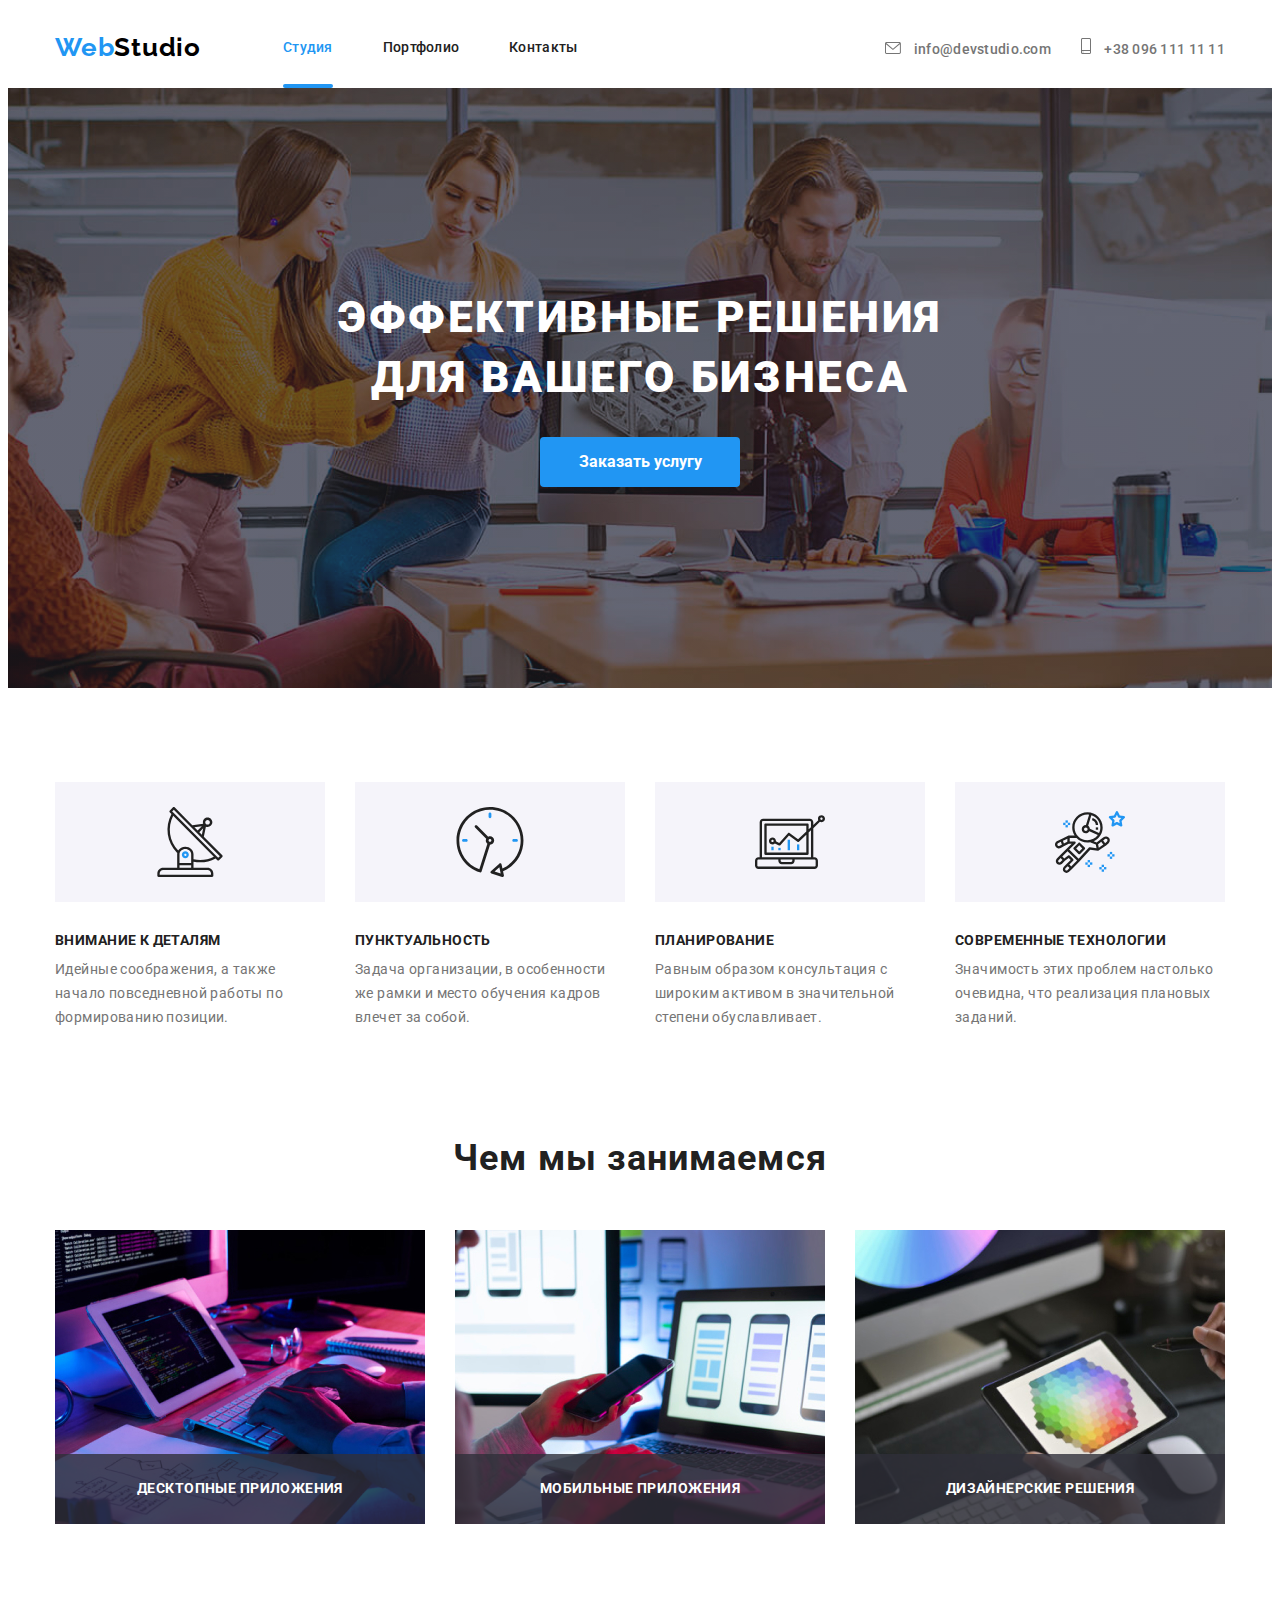
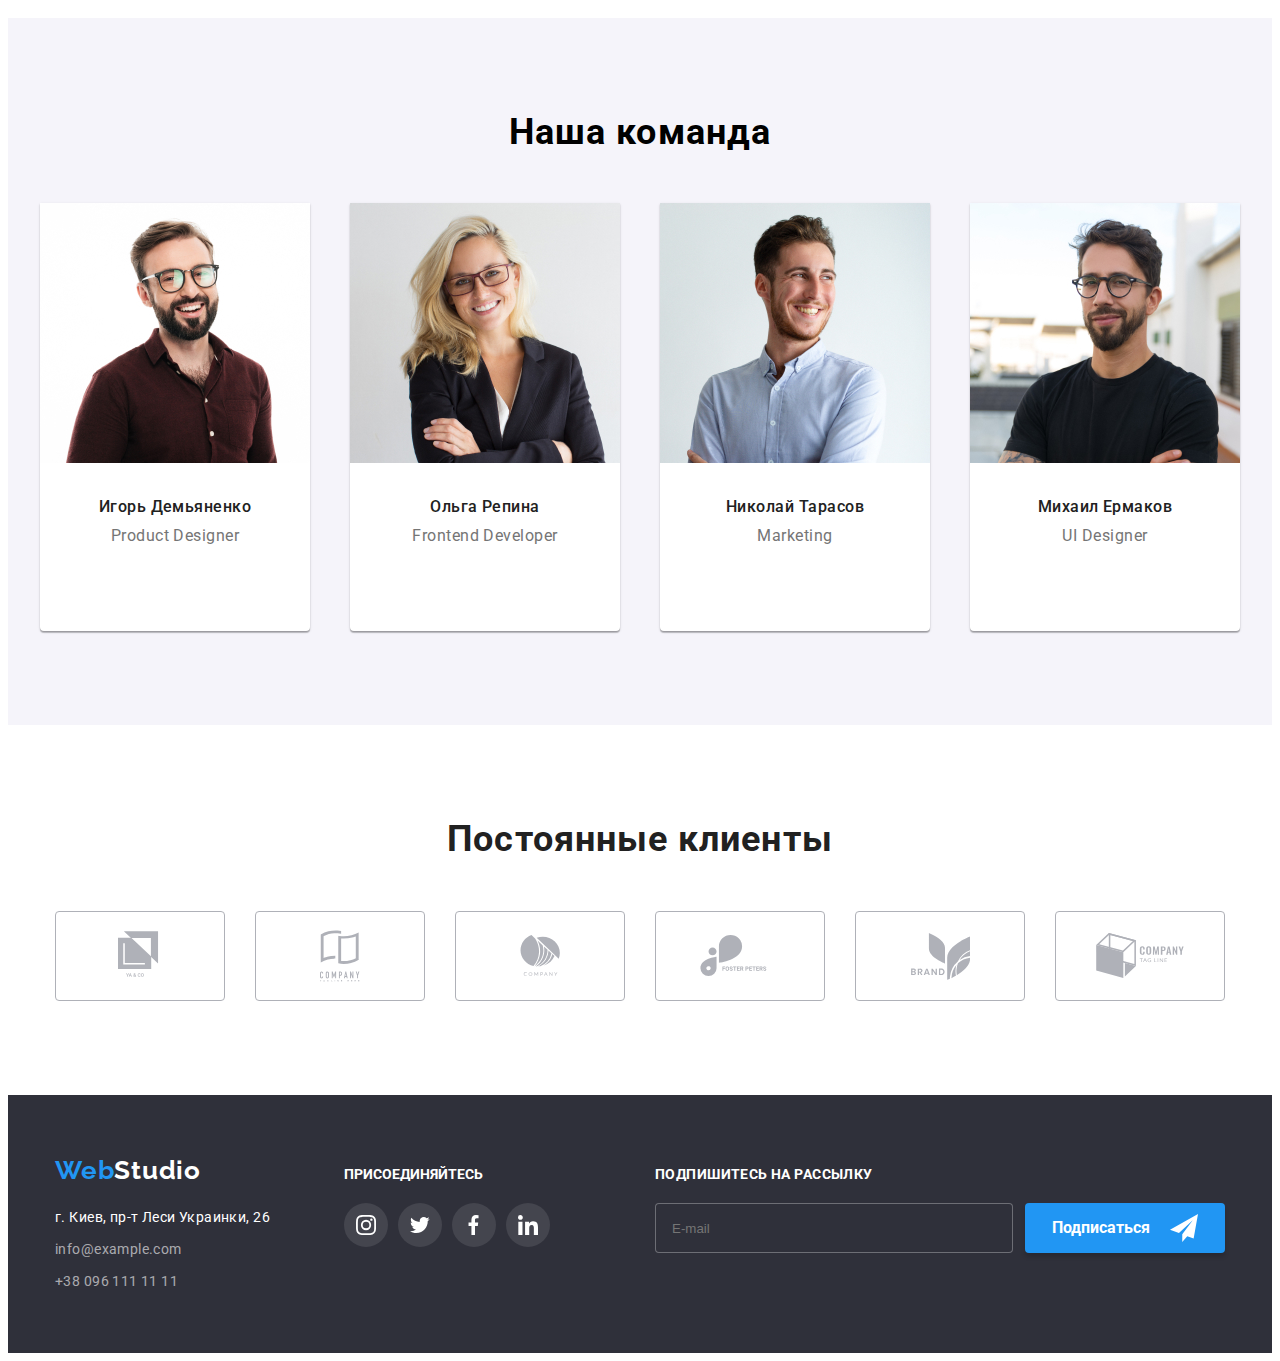
<file: index.html>
<!DOCTYPE html>
<html lang="ru">
<head>
    <meta charset="UTF-8">
    <meta name="viewport" content="width=device-width, initial-scale=1.0">
    <title>goit-markup-hw-08</title>
    <link rel="preconnect" href="https://fonts.gstatic.com">
    <link href="https://fonts.googleapis.com/css2?family=Raleway:wght@700&family=Roboto:wght@400;500;700;900&display=swap"
        rel="stylesheet">
    <link rel="stylesheet" href="https://cdnjs.cloudflare.com/ajax/libs/modern-normalize/1.0.0/modern-normalize.min.css"
        integrity="sha512-ISS7cAi1PEhQ8jnbJpJZMd29NlhNj4AWYyLOSp2CE/CsHxTCu+r+t0D2yoJudVrd0/8fTVPUVDzY5Tvli75u/g=="
        crossorigin="anonymous" />
    <link rel="stylesheet" href="./css/main.min.css">
</head>
<body>
    <header>
        <div class="container container-header">   
        <nav class="nav">
            <a class="logo-header" href="">Web<span class="logo-header-2">Studio</span></a>
            <ul class="nav-list">
                <li class="item"><a class="active" href="./index.html">Студия</a></li>
                <li class="item"><a href="./portfolio.html">Портфолио</a></li>
                <li class="item"><a href="#">Контакты</a></li>
            </ul>
        </nav>
        <button type="button" class="button-burger" data-menu-button>
            <svg class="burger-icon">
                <use href="./images/symbol-defs.svg#icon-menu-burger"></use>
            </svg>
        </button>
            <ul class="contact-us">
                <li class="item">
                    <a href="mailto:info@devstudio.com">
                        <svg class="icon-letter" width="16" height="12">
                            <use href="./images/symbol-defs.svg#icon-letter"></use>
                        </svg>
                            info@devstudio.com
                    </a>
                </li>
                <li class="item">
                    <a href="callto:+380961111111">
                        <svg class="icon-smartphone" width="10" height="16">
                            <use href="./images/symbol-defs.svg#icon-smartphone"></use>
                        </svg>
                        +38 096 111 11 11
                    </a>
                </li>
            </ul>
        </div>
        <div class="mobile-menu" data-menu>
            <button type="button" class="mobile-close-button" data-menu-close>
                <svg class="mobile-close-icon">
                    <use href="./images/symbol-defs.svg#icon-menu-close"></use>
                </svg>
            </button>
            <ul class="mobile-menu-nav">
                <li class="mobile-menu-nav-item">
                    <a href="./index.html" class="mobile-menu-nav-link">Студия</a>
                </li>
                <li class="mobile-menu-nav-item">
                    <a href="./portfolio.html" class="mobile-menu-nav-link">Портфолио</a>
                </li>
                <li class="mobile-menu-nav-item">
                    <a href="" class="mobile-menu-nav-link">Контакты</a>
                </li>
            </ul>
            <ul class="mobile-contact-list">
                <li class="mobile-contact-list-item">
                    <a href="callto:+38 096 111 11 11" class="mobile-contact-link-tel">+38 096 111 11 11</a>
                </li>
                <li class="mobile-contact-list-item">
                    <a href="mailto:info@devstudio.com" class="mobile-contact-link-mail">info@devstudio.com</a>
                </li>
            </ul>
            <ul class="mobile-social-list">
                <li class="mobile-social-link-item">
                    <a href="" class="mobile-social-link">Instagram</a>
                </li>
                <li class="mobile-social-link-item">
                    <a href="" class="mobile-social-link">Twitter</a>
                </li>
                <li class="mobile-social-link-item">
                    <a href="" class="mobile-social-link">Facebook</a>
                </li>
                <li class="mobile-social-link-item">
                    <a href="" class="mobile-social-link">LinkedIn</a>
                </li>
            </ul>

        </div>
    </header>
    <!-- <main>
        <!--hero-->
        <section class="section-hero">
                <h1 class="hero-title" >Эффективные решения <br> для вашего бизнеса</h1>
                <button data-modal-open class="button-hero">Заказать услугу</button>    
        </section>
        <!--futures-->
        <section class="futures">
            <div class="container">
                <ul class="futures-flex">
                    <li class="item icon-detales">
                        <h3 class="futures-list-title">Внимание к деталям</h3>
                        <p class="futures-list-description">Идейные соображения, а также начало повседневной работы по формированию позиции.</p>
                    </li>
                    <li class="item icon-intime">
                        <h3 class="futures-list-title">Пунктуальность</h3>
                        <p class="futures-list-description">Задача организации, в особенности же рамки и место обучения кадров влечет за собой.</p>
                    </li>
                    <li class="item icon-plan">
                        <h3 class="futures-list-title">Планирование</h3>
                        <p class="futures-list-description">Равным образом консультация с широким активом в значительной степени обуславливает.</p>
                    </li>
                    <li class="item icon-tech">
                        <h3 class="futures-list-title">Современные технологии</h3>
                        <p class="futures-list-description">Значимость этих проблем настолько очевидна, что реализация плановых заданий.</p>
                    </li>
                </ul>
            </div>
        </section>
        <!--what we are do-->
        <section class=" our-work">
            <div class="container container-our-work">
                <div class="our-work-title">
                <h2 class="what-we-are-do">Чем мы занимаемся</h2>
                </div>
                    <ul class="work-flex">
                        <li class="item desctop-app">
                                <picture>
                                        <source srcset="./images/wwad01-desctop@1x.jpg 1x, ./images/wwad01-desctop@2x.jpg 2x" media="(min-width:1200px)">
                                        <source srcset="./images/wwad01-desctop@1x.webp 1x, ./images/wwad01-desctop@2x.webp 2x" media="(min-width:1200px)" type="image/webp">
                                            <img src="./images/wwad01-desctop@1x.jpg" alt="photo box 1">
                                </picture>
                                <div class="description-our-work">
                                    Десктопные приложения
                                </div>
                        </li>
                        <li class="item mobile-app">
                                <picture>
                                        <source srcset="./images/wwad02-desctop@1x.jpg 1x, ./images/wwad02-desctop@2x.jpg 2x" media="(min-width:1200px)">
                                        <source srcset="./images/wwad02-desctop@1x.webp 1x, ./images/wwad02-desctop@2x.webp 2x" media="(min-width:1200px)" type="image/webp">
                                            <img src="./images/wwad02-desctop@1x.jpg" alt="photo box 1">
                                </picture>
                                <div class="description-our-work">
                                    Мобильные приложения
                                </div>
                        </li>
                        <li class="item designe-solution">
                                <picture>
                                    <source srcset="./images/wwad03-desctop@1x.jpg 1x, ./images/wwad03-desctop@2x.jpg 2x" media="(min-width:1200px)">
                                    <source srcset="./images/wwad03-desctop@1x.webp 1x, ./images/wwad03-desctop@2x.webp 2x" media="(min-width:1200px)" type="image/webp">
                            <img src="./images/wwad03-desctop@1x.jpg" alt="photo box 1">
                            <div class="description-our-work">
                                Дизайнерские решения
                            </div>
                        </li>
                    </ul>
            </div>
        </section>
        <!--our team-->
        <section class="our-team"> 
            <div class="container our-team-container">
                <div class="our-team-title">
                <h2>Наша команда</h2>
                </div>
                <ul class="our-team-list">
                    <li class="item">
                        <picture>
                            <source srcset="./images/team01-desctop@1x.jpg 1x, ./images/team01-desctop@2x.jpg 2x," media="(min-width:1200px)">
                            <source srcset="./images/team01-desctop@1x.webp 1x, ./images/team01-desctop@2x.webp 2x," media="(min-width:1200px)" 
                            type="images/webp">
                            <source srcset="./images/team01-tablet@1x.jpg 1x, ./images/team01-tablet@2x.jpg 2x," media="(min-width:768px)">
                            <source srcset="./images/team01-tablet@1x.webp 1x, ./images/team01-tablet@2x.webp 2x," media="(min-width:768px)"
                            type="images/webp">
                            <source srcset="./images/team01-mobile@1x.jpg 1x, ./images/team01-mobile@2x.jpg 2x," media="(min-width:320px)">
                            <source srcset="./images/team01-mobile@1x.webp 1x, ./images/team01-mobile@2x.webp 2x," media="(min-width:320px)"
                                type="images/webp">
                        <img src="./images/team01-desctop@1x.jpg" alt="Игорь Демьяненко">
                        </picture>
                        <div>
                            <h3>Игорь Демьяненко</h3>
                            <p>Product Designer</p>
                            <ul class="soc-list">
                                <li class="soc-item">
                                    <a class="soc-link" href="">
                                        <svg class="soc-icon">
                                            <use href="./images/symbol-defs.svg#icon-instagram"></use>
                                        </svg>
                                    </a>
                                </li>
                                <li class="soc-item">
                                    <a class="soc-link" href="">
                                        <svg class="soc-icon">
                                            <use href="./images/symbol-defs.svg#icon-twitter"></use>
                                        </svg>
                                    </a>
                                </li>
                                <li class="soc-item">
                                    <a class="soc-link" href="">
                                        <svg class="soc-icon">
                                            <use href="./images/symbol-defs.svg#icon-facebook"></use>
                                        </svg>
                                    </a>
                                </li>
                                <li class="soc-item">
                                    <a class="soc-link" href="">
                                        <svg class="soc-icon">
                                            <use href="./images/symbol-defs.svg#icon-linkedin"></use>
                                        </svg>
                                    </a>
                                </li>
                            </ul>
                        </div>
                    </li>
                    <li class="item">
                        <picture>
                            <source srcset="./images/team02-desctop@1x.jpg 1x, ./images/team02-desctop@2x.jpg 2x," media="(min-width:1200px)">
                            <source srcset="./images/team02-desctop@1x.webp 1x, ./images/team02-desctop@2x.webp 2x," media="(min-width:1200px)"
                                type="images/webp">
                            <source srcset="./images/team02-tablet@1x.jpg 1x, ./images/team02-tablet@2x.jpg 2x," media="(min-width:768px)">
                            <source srcset="./images/team02-tablet@1x.webp 1x, ./images/team02-tablet@2x.webp 2x," media="(min-width:768px)"
                                type="images/webp">
                            <source srcset="./images/team02-mobile@1x.jpg 1x, ./images/team02-mobile@2x.jpg 2x," media="(min-width:320px)">
                            <source srcset="./images/team02-mobile@1x.webp 1x, ./images/team02-mobile@2x.webp 2x," media="(min-width:320px)"
                                type="images/webp">
                            <img src="./images/team02-desctop@1x.jpg" alt="Ольга Репина">
                        <div>
                            <h3>Ольга Репина</h3>
                            <p>Frontend Developer</p>
                            <ul class="soc-list" >
                                <li class="soc-item">
                                    <a class="soc-link" href=""> 
                                        <svg class="soc-icon">
                                            <use href="./images/symbol-defs.svg#icon-instagram"></use>
                                        </svg>
                                    </a>
                                </li>
                                <li class="soc-item">
                                    <a class="soc-link" href="">
                                        <svg class="soc-icon">
                                            <use href="./images/symbol-defs.svg#icon-twitter"></use>
                                        </svg>
                                    </a>
                                </li>
                                <li class="soc-item">
                                    <a class="soc-link" href="">
                                        <svg class="soc-icon">
                                            <use href="./images/symbol-defs.svg#icon-facebook"></use>
                                        </svg>
                                    </a>
                                </li>
                                <li class="soc-item">
                                    <a class="soc-link" href="">
                                        <svg class="soc-icon">
                                            <use href="./images/symbol-defs.svg#icon-linkedin"></use>
                                        </svg>
                                    </a>
                                </li>
                            </ul>
                        </div>
                    </li>
                    <li class="item">
                        <picture>
                            <source srcset="./images/team03-desctop@1x.jpg 1x, ./images/team03-desctop@2x.jpg 2x" media="(min-width:1200px)">
                            <source srcset="./images/team03-desctop@1x.webp 1x, ./images/team03-desctop@2x.webp 2x" media="(min-width:1200px)"
                                type="images/webp">
                            <source srcset="./images/team03-tablet@1x.jpg 1x, ./images/team03-tablet@2x.jpg 2x" media="(min-width:768px)">
                            <source srcset="./images/team03-tablet@1x.webp 1x, ./images/team03-tablet@2x.webp 2x" media="(min-width:768px)"
                                type="images/webp">
                            <source srcset="./images/team03-mobile@1x.jpg 1x, ./images/team03-mobile@2x.jpg 2x" media="(min-width:320px)">
                            <source srcset="./images/team03-mobile@1x.webp 1x, ./images/team03-mobile@2x.webp 2x" media="(min-width:320px)"
                                type="images/webp">
                            <img src="./images/team03-desctop@1x.jpg" alt="Николай Тарасов">
                        <div>
                            <h3>Николай Тарасов</h3>
                            <p>Marketing</p>
                            <ul class="soc-list">
                                <li class="soc-item">
                                    <a class="soc-link" href="">
                                        <svg class="soc-icon">
                                            <use href="./images/symbol-defs.svg#icon-instagram"></use>
                                        </svg>
                                    </a>
                                </li>
                                <li class="soc-item">
                                    <a class="soc-link" href="">
                                        <svg class="soc-icon">
                                            <use href="./images/symbol-defs.svg#icon-twitter"></use>
                                        </svg>
                                    </a>
                                </li>
                                <li class="soc-item">
                                    <a class="soc-link" href="">
                                        <svg class="soc-icon">
                                            <use href="./images/symbol-defs.svg#icon-facebook"></use>
                                        </svg>
                                    </a>
                                </li>
                                <li class="soc-item">
                                    <a class="soc-link" href="">
                                        <svg class="soc-icon">
                                            <use href="./images/symbol-defs.svg#icon-linkedin"></use>
                                        </svg>
                                    </a>
                                </li>
                            </ul>
                        </div>
                    </li>
                    <li class="item">
                        <picture>
                            <source srcset="./images/team04-desctop@1x.jpg 1x, ./images/team04-desctop@2x.jpg 2x" media="(min-width:1200px)">
                            <source srcset="./images/team04-desctop@1x.webp 1x, ./images/team04-desctop@2x.webp 2x" media="(min-width:1200px)"
                                type="images/webp">
                            <source srcset="./images/team04-tablet@1x.jpg 1x, ./images/team04-tablet@2x.jpg 2x" media="(min-width:768px)">
                            <source srcset="./images/team04-tablet@1x.webp 1x, ./images/team04-tablet@2x.webp 2x" media="(min-width:768px)"
                                type="images/webp">
                            <source srcset="./images/team04-mobile@1x.jpg 1x, ./images/team04-mobile@2x.jpg 2x" media="(min-width:320px)">
                            <source srcset="./images/team04-mobile@1x.webp 1x, ./images/team04-mobile@2x.webp 2x" media="(min-width:320px)"
                                type="images/webp">
                            <img src="./images/team04-desctop@1x.jpg" alt="Михаил Ермаков">
                        <div>
                            <h3>Михаил Ермаков</h3>
                            <p>UI Designer</p>
                            <ul class="soc-list">
                                <li class="soc-item">
                                    <a class="soc-link" href="">
                                        <svg class="soc-icon">
                                            <use href="./images/symbol-defs.svg#icon-instagram"></use>
                                        </svg>
                                    </a>
                                </li>
                                <li class="soc-item">
                                    <a class="soc-link" href="">
                                        <svg class="soc-icon">
                                            <use href="./images/symbol-defs.svg#icon-twitter"></use>
                                        </svg>
                                    </a>
                                </li>
                                <li class="soc-item">
                                    <a class="soc-link" href="">
                                        <svg class="soc-icon">
                                            <use href="./images/symbol-defs.svg#icon-facebook"></use>
                                        </svg>
                                    </a>
                                </li>
                                <li class="soc-item">
                                    <a class="soc-link" href="">
                                        <svg class="soc-icon">
                                            <use href="./images/symbol-defs.svg#icon-linkedin"></use>
                                        </svg>
                                    </a>
                                </li>
                            </ul>
                        </div>
                    </li>
                </ul>
            </div>
        </section>
        <!--cliens-->
        <section class="client">
                    <div class="container client-container">
                        <h2 class="client-title">Постоянные клиенты</h2>
                        <ul class="client-list">
                            <li class="client-item">
                                <a class="client-link" href="">
                                    <svg class="client-icon" width="44.27" height="49.23">
                                        <use href="./images/symbol-defs.svg#icon-brand-1"></use>
                                    </svg>
                                </a>
                            </li>
                            <li class="client-item">
                                <a class="client-link" href="">
                                    <svg class="client-icon" width="40" height="52">
                                        <use href="./images/symbol-defs.svg#icon-brand-2"></use>
                                    </svg>
                                </a>
                            </li>
                            <li class="client-item">
                                <a class="client-link" href="">
                                    <svg class="client-icon" width="41" height="41.26">
                                        <use href="./images/symbol-defs.svg#icon-brand-3"></use>
                                    </svg>
                                </a>
                            </li>
                            <li class="client-item">
                                <a class="client-link" href="">
                                    <svg class="client-icon" width="79.66" height="42.02">
                                        <use href="./images/symbol-defs.svg#icon-brand-4"></use>
                                    </svg>
                                </a>
                            </li>
                            <li class="client-item">
                                <a class="client-link" href="">
                                    <svg class="client-icon" width="59" height="47">
                                        <use href="./images/symbol-defs.svg#icon-brand-5"></use>
                                    </svg>
                                </a>
                            </li>
                            <li class="client-item">
                                <a class="client-link" href="">
                                    <svg class="client-icon" width="88.48" height="45.44">
                                        <use href="./images/symbol-defs.svg#icon-brand-6"></use>
                                    </svg>
                                </a>
                            </li>

                        </ul>
                    </div>
        </section>
    </main>
    <footer class="footer">
        <div class="container footer-block">
            <div class="contact-block">
                <a class="logo-footer" href="">Web<span class="logo-footer-2">Studio</span></a>
                <address class="address">
                <ul class="address-list">
                    <li class="address-item">
                        <a class="address-office" href="#">г. Киев, пр-т Леси Украинки, 26</a>
                    </li>
                    <li class="address-item">
                        <a class="address-mail" href="mailto:info@example.com">info@example.com</a>
                    </li>
                    <li class="address-item">
                        <a class="address-phone" href="callto:+380961111111">+38 096 111 11 11</a>
                    </li>
                </ul>
                </address>
            </div>
            <div class="soc-block">
                <h3>ПРИСОЕДИНЯЙТЕСЬ</h3>
                <ul>
                <li class="soc-item">
                    <a class="soc-link" href="">
                        <svg class="soc-icon icon-footer" >
                            <use href="./images/symbol-defs.svg#icon-instagram" ></use>
                        </svg>
                    </a>
                </li>
                <li class="soc-item">
                    <a class="soc-link" href="">
                        <svg class="soc-icon icon-footer">
                            <use href="./images/symbol-defs.svg#icon-twitter"></use>
                        </svg>
                    </a>
                </li>
                <li class="soc-item">
                    <a class="soc-link" href="">
                        <svg class="soc-icon icon-footer">
                            <use href="./images/symbol-defs.svg#icon-facebook"></use>
                        </svg>
                    </a>
                </li>
                <li class="soc-item">
                    <a class="soc-link" href="">
                        <svg class="soc-icon icon-footer">
                            <use href="./images/symbol-defs.svg#icon-linkedin"></use>
                        </svg>
                    </a>
                </li>
                </ul>   
            </div>
            <div class="mailing-block">
                <form class="mailing-form">
                    <h3>Подпишитесь на рассылку</h3>
                    <div class="mailing-block">
                        <label >
                            <input class="input-mailing" type="email" name="email-mailing" placeholder="E-mail">
                            </label>
                            <button class="mailing-button">
                                Подписаться 
                                <svg class="client-icon" width="28" height="28" >
                                    <use href="./images/symbol-defs.svg#icon-send"></use>
                                </svg>
                            </button>
                    </div>
                </form>
            </div>
        </div>
    </footer> 
    <!-- MODAL WINDOW -->
    <div data-modal class="backdrop is-hidden">
        <div class="modal">
            
            <form class="modal-form">
                <div class="modal-title">
                    <p>Оставьте свои данные, мы вам перезвоним</p>
                </div>
                <label class="modal-field">
                    <span class="modal-label">Имя</span>
                    <span>
                    <input class="input-name" type="text" name="name">
                        <svg class="icon modal-name">
                            <use href="./images/symbol-defs.svg#icon-person-form"></use>
                        </svg>
                    </span>
                </label>
                <label class="modal-field">
                    <span class="modal-label">Телефон</span>
                    <span>
                        <input class="input-tel" type="tel" name="tel">
                        <svg class="icon modal-tel">
                            <use href="./images/symbol-defs.svg#icon-phone-form"></use>
                        </svg>
                    </span>
                </label>
                <label class="modal-field">
                    <span class="modal-label">Почта</span>
                    <span>
                        <input class="input-email" type="email" name="email">
                        <svg class="icon modal-email">
                            <use href="./images/symbol-defs.svg#icon-email-form"></use>
                        </svg>
                    </span>
                </label>
                <label class="modal-field">
                    <span class="modal-label">Комментарий</span>
                    <textarea name="textarea"  rows="5" placeholder="Введите текст"></textarea>
                </label>
                <label class="modal-checkbox">
                    <input class="check-input" type="checkbox" name="checkbox">
                    <span class="check-box"></span>
                    Соглашаюсь с рассылкой и принимаю <a href=""> Условия договора</a>
                </label>
                <button class="button-submit" type="submit">Отправить</button>
            </form>
            <button data-modal-close class="button-modal">
                <svg class="icon-modal">
                    <use href="./images/symbol-defs.svg#icon-close"></use>
                </svg>
            </button>
        </div>
    </div>
    <script src="./js/modal.js"></script>
    <script src="./js/mobile-menu.js"></script>
</body>
</html>
</file>
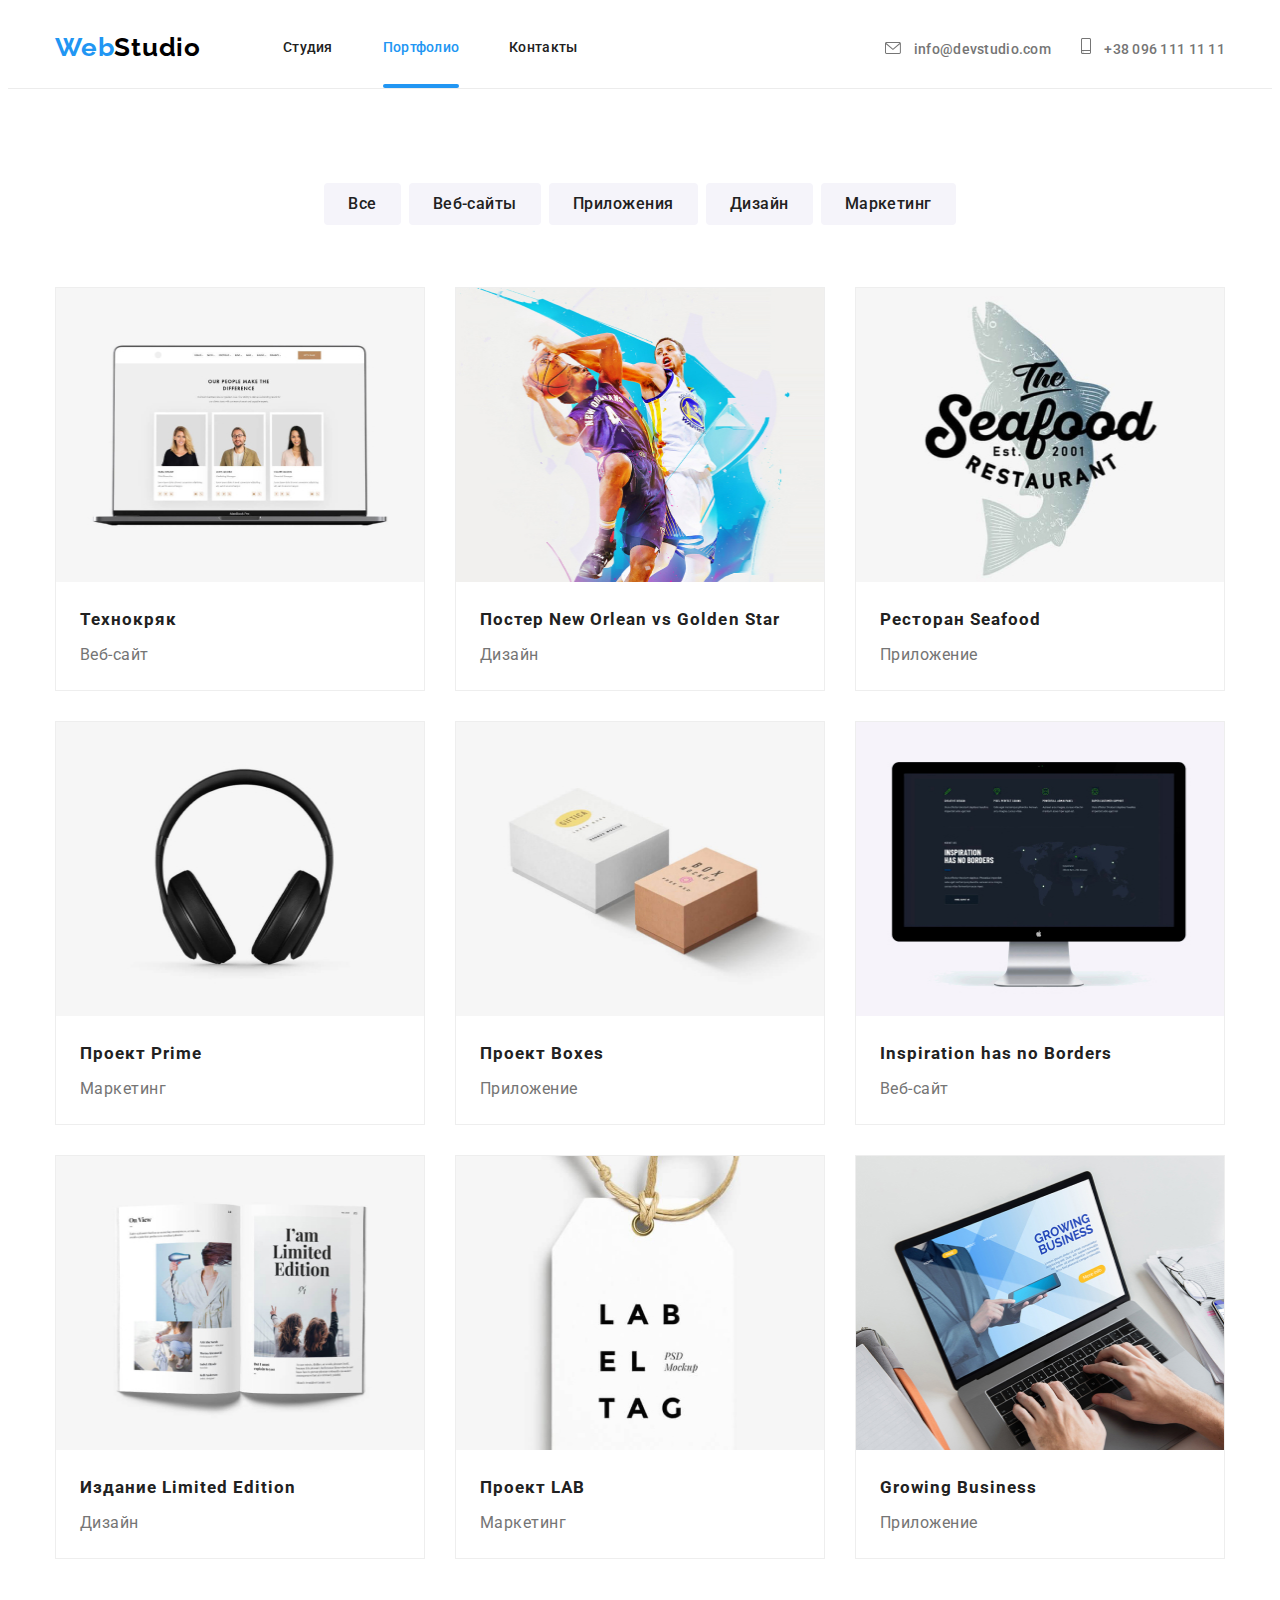
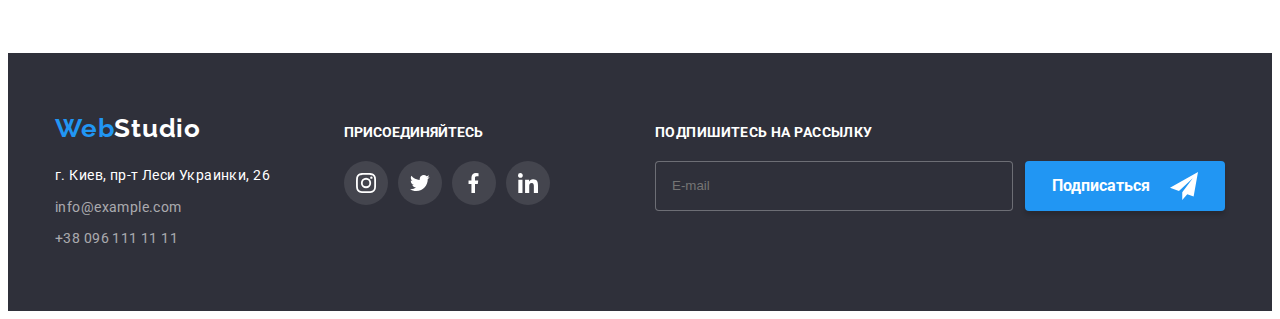
<file: portfolio.html>
<!DOCTYPE html>
<html lang="ru">

<head>
    <meta charset="UTF-8">
    <meta name="viewport" content="width=device-width, initial-scale=1.0">
    <title>goit-markup-hw-08</title>
    <link rel="preconnect" href="https://fonts.gstatic.com">
    <link href="https://fonts.googleapis.com/css2?family=Raleway:wght@700&family=Roboto:wght@400;500;700;900&display=swap"
        rel="stylesheet">
    <link rel="stylesheet" href="https://cdnjs.cloudflare.com/ajax/libs/modern-normalize/1.0.0/modern-normalize.min.css"
        integrity="sha512-ISS7cAi1PEhQ8jnbJpJZMd29NlhNj4AWYyLOSp2CE/CsHxTCu+r+t0D2yoJudVrd0/8fTVPUVDzY5Tvli75u/g=="
        crossorigin="anonymous" />
    <link rel="stylesheet" href="./css/main.min.css">
</head>


<body>
    <header>
        <div class="container container-header">
            <nav class="nav">
                <a class="logo-header" href="">Web<span class="logo-header-2">Studio</span></a>
                <ul class="nav-list">
                    <li class="item"><a  href="./index.html">Студия</a></li>
                    <li class="item"><a class="active" href="./portfolio.html">Портфолио</a></li>
                    <li class="item"><a href="#">Контакты</a></li>
                </ul>
            </nav>
            <button type="button" class="button-burger" data-menu-button>
                <svg class="burger-icon">
                    <use href="./images/symbol-defs.svg#icon-menu-burger"></use>
                </svg>
            </button>
            <ul class="contact-us">
                <li class="item">
                    <a href="mailto:info@devstudio.com">
                        <svg class="icon-letter" width="16" height="12">
                            <use href="./images/symbol-defs.svg#icon-letter"></use>
                        </svg>
                        info@devstudio.com
                    </a>
                </li>
                <li class="item">
                    <a href="callto:+380961111111">
                        <svg class="icon-smartphone" width="10" height="16">
                            <use href="./images/symbol-defs.svg#icon-smartphone"></use>
                        </svg>
                        +38 096 111 11 11
                    </a>
                </li>
            </ul>
        </div>
        <div class="mobile-menu" data-menu>
            <button type="button" class="mobile-close-button" data-menu-close>
                <svg class="mobile-close-icon">
                    <use href="./images/symbol-defs.svg#icon-menu-close"></use>
                </svg>
            </button>
            <ul class="mobile-menu-nav">
                <li class="mobile-menu-nav-item">
                    <a href="./index.html" class="mobile-menu-nav-link">Студия</a>
                </li>
                <li class="mobile-menu-nav-item">
                    <a href="./portfolio.html" class="mobile-menu-nav-link">Портфолио</a>
                </li>
                <li class="mobile-menu-nav-item">
                    <a href="" class="mobile-menu-nav-link">Контакты</a>
                </li>
            </ul>
            <ul class="mobile-contact-list">
                <li class="mobile-contact-list-item">
                    <a href="callto:+38 096 111 11 11" class="mobile-contact-link-tel">+38 096 111 11 11</a>
                </li>
                <li class="mobile-contact-list-item">
                    <a href="mailto:info@devstudio.com" class="mobile-contact-link-mail">info@devstudio.com</a>
                </li>
            </ul>
            <ul class="mobile-social-list">
                <li class="mobile-social-link-item">
                    <a href="" class="mobile-social-link">Instagram</a>
                </li>
                <li class="mobile-social-link-item">
                    <a href="" class="mobile-social-link">Twitter</a>
                </li>
                <li class="mobile-social-link-item">
                    <a href="" class="mobile-social-link">Facebook</a>
                </li>
                <li class="mobile-social-link-item">
                    <a href="" class="mobile-social-link">LinkedIn</a>
                </li>
            </ul>
    
        </div>
    </header>
    <main>
        <!--portfolio section-->
        <section class="portfolio-section">
            <div class="container">
                <h1 hidden>Портфолио</h1>
                    <ul class="portfolio-section-list">
                        <li class="item"><button type="button">Все</button></li>
                        <li class="item"><button type="button">Веб-сайты</button></li>
                        <li class="item"><button type="button">Приложения</button></li>
                        <li class="item"><button type="button">Дизайн</button></li>
                        <li class="item"><button type="button">Маркетинг</button></li>
                    </ul>
                    <ul class="portfolio-list">
                        <li class="item">
                            <a class="portfolio-link" href="#">
                                <div class="portfolio-thumb">
                                    <picture>
                                        <source srcset="./images/portfolio01-desctop@1x.jpg 1x, ./images/portfolio01-desctop@2x.jpg 2x" media="(min-width:1200px)">
                                        <source srcset="./images/portfolio01-desctop@1x.webp 1x, ./images/portfolio01-desctop@1x.webp 2x" media="(min-width:1200px)"
                                            type="images/webp">
                                        <source srcset="./images/portfolio01-tablet@1x.jpg 1x, ./images/portfolio01-tablet@2x.jpg 2x" media="(min-width:768px)">
                                        <source srcset="./images/portfolio01-tablet@1x.webp 1x, ./images/portfolio01-tablet@1x.webp 2x" media="(min-width:768px)"
                                            type="images/webp">
                                        <source srcset="./images/portfolio01-mobile@1x.jpg 1x, ./images/portfolio01-mobile@2x.jpg 2x" media="(min-width:320px)">
                                        <source srcset="./images/portfolio01-mobile@1x.webp 1x, ./images/portfolio01-mobile@1x.webp 2x" media="(min-width:320px)"
                                            type="images/webp">
                                        <img src="./images/portfolio01-desctop@1x.jpg" alt="portfolio">
                                    <div class="overlay">
                                        <p class="overlay-description">Технокряк это современная площадка распространения коронавируса. Компании используют эту платформу для цифрового
                                        шпионажа и атак на защищённые сервера конкурентов.</p>
                                    </div>
                                </div>
                                <div class="item-title">
                                    <h2>Технокряк</h2>
                                    <p class="portfolio-list-title">Веб-сайт</p>
                                </div>
                            </a>
                        </li>
                        <li class="item">
                            <a class="portfolio-link"  href="#">
                                <div class="portfolio-thumb">
                                    <picture>
                                        <source srcset="./images/portfolio02-desctop@1x.jpg 1x, ./images/portfolio02-desctop@2x.jpg 2x"
                                            media="(min-width:1200px)">
                                        <source srcset="./images/portfolio02-desctop@1x.webp 1x, ./images/portfolio02-desctop@1x.webp 2x"
                                            media="(min-width:1200px)" type="images/webp">
                                        <source srcset="./images/portfolio02-tablet@1x.jpg 1x, ./images/portfolio02-tablet@2x.jpg 2x"
                                            media="(min-width:768px)">
                                        <source srcset="./images/portfolio02-tablet@1x.webp 1x, ./images/portfolio02-tablet@1x.webp 2x"
                                            media="(min-width:768px)" type="images/webp">
                                        <source srcset="./images/portfolio02-mobile@1x.jpg 1x, ./images/portfolio02-mobile@2x.jpg 2x"
                                            media="(min-width:320px)">
                                        <source srcset="./images/portfolio02-mobile@1x.webp 1x, ./images/portfolio02-mobile@1x.webp 2x"
                                            media="(min-width:320px)" type="images/webp">
                                        <img src="./images/portfolio02-desctop@1x.jpg" alt="portfolio2">
                                    <div class="overlay">
                                        <p class="overlay-description">Lorem ipsum dolor sit amet.</p>
                                    </div>
                                </div>
                                <div class="item-title">
                                    <h2>Постер New Orlean vs Golden Star</h2>
                                    <p class="portfolio-list-title">Дизайн</p>
                                </div>
                            </a>
                        </li>
                        <li class="item">
                            <a class="portfolio-link" href="#">
                                <div class="portfolio-thumb">
                                    <picture>
                                        <source srcset="./images/portfolio03-desctop@1x.jpg 1x, ./images/portfolio03-desctop@2x.jpg 2x"
                                            media="(min-width:1200px)">
                                        <source srcset="./images/portfolio03-desctop@1x.webp 1x, ./images/portfolio03-desctop@1x.webp 2x"
                                            media="(min-width:1200px)" type="images/webp">
                                        <source srcset="./images/portfolio03-tablet@1x.jpg 1x, ./images/portfolio03-tablet@2x.jpg 2x"
                                            media="(min-width:768px)">
                                        <source srcset="./images/portfolio03-tablet@1x.webp 1x, ./images/portfolio03-tablet@1x.webp 2x"
                                            media="(min-width:768px)" type="images/webp">
                                        <source srcset="./images/portfolio03-mobile@1x.jpg 1x, ./images/portfolio03-mobile@2x.jpg 2x"
                                            media="(min-width:320px)">
                                        <source srcset="./images/portfolio03-mobile@1x.webp 1x, ./images/portfolio03-mobile@1x.webp 2x"
                                            media="(min-width:320px)" type="images/webp">
                                        <img src="./images/portfolio03-desctop@1x.jpg" alt="portfolio3">
                                    <div class="overlay">
                                        <p class="overlay-description">Lorem ipsum dolor sit amet consectetur.</p>
                                    </div>
                                </div>
                                <div class="item-title">
                                <h2>Ресторан Seafood</h2>
                                <p class="portfolio-list-title">Приложение</p>
                                </div>
                            </a>
                        </li>
                        <li class="item">
                            <a class="portfolio-link" href="#">
                                <div class="portfolio-thumb">
                                    <picture>
                                        <source srcset="./images/portfolio04-desctop@1x.jpg 1x, ./images/portfolio04-desctop@2x.jpg 2x"
                                            media="(min-width:1200px)">
                                        <source srcset="./images/portfolio04-desctop@1x.webp 1x, ./images/portfolio04-desctop@1x.webp 2x"
                                            media="(min-width:1200px)" type="images/webp">
                                        <source srcset="./images/portfolio04-tablet@1x.jpg 1x, ./images/portfolio04-tablet@2x.jpg 2x"
                                            media="(min-width:768px)">
                                        <source srcset="./images/portfolio04-tablet@1x.webp 1x, ./images/portfolio04-tablet@1x.webp 2x"
                                            media="(min-width:768px)" type="images/webp">
                                        <source srcset="./images/portfolio04-mobile@1x.jpg 1x, ./images/portfolio04-mobile@2x.jpg 2x"
                                            media="(min-width:320px)">
                                        <source srcset="./images/portfolio04-mobile@1x.webp 1x, ./images/portfolio04-mobile@1x.webp 2x"
                                            media="(min-width:320px)" type="images/webp">
                                        <img src="./images/portfolio04-desctop@1x.jpg" alt="portfolio4">
                                    <div class="overlay">
                                        <p class="overlay-description">Lorem ipsum dolor sit, amet consectetur adipisicing.</p>
                                    </div>
                                </div>
                                <div class="item-title">
                                <h2>Проект Prime</h2>
                                <p class="portfolio-list-title">Маркетинг</p>
                                </div>
                            </a>
                        </li>
                        <li class="item">
                            <a class="portfolio-link" href="#">
                                <div class="portfolio-thumb">
                                    <picture>
                                        <source srcset="./images/portfolio05-desctop@1x.jpg 1x, ./images/portfolio05-desctop@2x.jpg 2x"
                                            media="(min-width:1200px)">
                                        <source srcset="./images/portfolio05-desctop@1x.webp 1x, ./images/portfolio05-desctop@1x.webp 2x"
                                            media="(min-width:1200px)" type="images/webp">
                                        <source srcset="./images/portfolio05-tablet@1x.jpg 1x, ./images/portfolio05-tablet@2x.jpg 2x"
                                            media="(min-width:768px)">
                                        <source srcset="./images/portfolio05-tablet@1x.webp 1x, ./images/portfolio05-tablet@1x.webp 2x"
                                            media="(min-width:768px)" type="images/webp">
                                        <source srcset="./images/portfolio05-mobile@1x.jpg 1x, ./images/portfolio05-mobile@2x.jpg 2x"
                                            media="(min-width:320px)">
                                        <source srcset="./images/portfolio05-mobile@1x.webp 1x, ./images/portfolio05-mobile@1x.webp 2x"
                                            media="(min-width:320px)" type="images/webp">
                                        <img src="./images/portfolio05-desctop@1x.jpg" alt="portfolio5">
                                    <div class="overlay">
                                        <p class="overlay-description">Lorem ipsum dolor sit amet consectetur adipisicing elit.</p>
                                    </div>
                                </div>
                                <div class="item-title">
                                <h2>Проект Boxes</h2>
                                <p class="portfolio-list-title">Приложение</p>
                                </div>
                            </a>
                        </li>
                        <li class="item">
                            <a class="portfolio-link" href="#">
                                <div class="portfolio-thumb">
                                    <picture>
                                        <source srcset="./images/portfolio06-desctop@1x.jpg 1x, ./images/portfolio06-desctop@2x.jpg 2x"
                                            media="(min-width:1200px)">
                                        <source srcset="./images/portfolio06-desctop@1x.webp 1x, ./images/portfolio06-desctop@1x.webp 2x"
                                            media="(min-width:1200px)" type="images/webp">
                                        <source srcset="./images/portfolio06-tablet@1x.jpg 1x, ./images/portfolio06-tablet@2x.jpg 2x"
                                            media="(min-width:768px)">
                                        <source srcset="./images/portfolio06-tablet@1x.webp 1x, ./images/portfolio06-tablet@1x.webp 2x"
                                            media="(min-width:768px)" type="images/webp">
                                        <source srcset="./images/portfolio06-mobile@1x.jpg 1x, ./images/portfolio06-mobile@2x.jpg 2x"
                                            media="(min-width:320px)">
                                        <source srcset="./images/portfolio06-mobile@1x.webp 1x, ./images/portfolio06-mobile@1x.webp 2x"
                                            media="(min-width:320px)" type="images/webp">
                                        <img src="./images/portfolio06-desctop@1x.jpg" alt="portfolio6">
                                    <div class="overlay">
                                        <p class="overlay-description">Lorem ipsum dolor sit amet consectetur adipisicing elit. Impedit.</p>
                                    </div>
                                </div>
                                <div class="item-title">
                                <h2>Inspiration has no Borders</h2>
                                <p class="portfolio-list-title">Веб-сайт</p>
                                </div>
                            </a>
                        </li>
                        <li class="item">
                            <a class="portfolio-link" href="#">
                                <div class="portfolio-thumb">
                                    <picture>
                                        <source srcset="./images/portfolio07-desctop@1x.jpg 1x, ./images/portfolio07-desctop@2x.jpg 2x"
                                            media="(min-width:1200px)">
                                        <source srcset="./images/portfolio07-desctop@1x.webp 1x, ./images/portfolio07-desctop@1x.webp 2x"
                                            media="(min-width:1200px)" type="images/webp">
                                        <source srcset="./images/portfolio07-tablet@1x.jpg 1x, ./images/portfolio07-tablet@2x.jpg 2x"
                                            media="(min-width:768px)">
                                        <source srcset="./images/portfolio07-tablet@1x.webp 1x, ./images/portfolio07-tablet@1x.webp 2x"
                                            media="(min-width:768px)" type="images/webp">
                                        <source srcset="./images/portfolio07-mobile@1x.jpg 1x, ./images/portfolio07-mobile@2x.jpg 2x"
                                            media="(min-width:320px)">
                                        <source srcset="./images/portfolio07-mobile@1x.webp 1x, ./images/portfolio07-mobile@1x.webp 2x"
                                            media="(min-width:320px)" type="images/webp">
                                        <img src="./images/portfolio07-desctop@1x.jpg" alt="portfolio7">
                                    <div class="overlay">
                                        <p class="overlay-description">Lorem ipsum dolor sit amet consectetur adipisicing elit. Assumenda, enim?</p>
                                    </div>
                                </div>
                                <div class="item-title">
                                <h2>Издание Limited Edition</h2>
                                <p class="portfolio-list-title">Дизайн</p>
                                </div>
                            </a>
                        </li>
                        <li class="item">
                            <a class="portfolio-link" href="#">
                                <div class="portfolio-thumb">
                                    <picture>
                                        <source srcset="./images/portfolio08-desctop@1x.jpg 1x, ./images/portfolio08-desctop@2x.jpg 2x"
                                            media="(min-width:1200px)">
                                        <source srcset="./images/portfolio08-desctop@1x.webp 1x, ./images/portfolio08-desctop@1x.webp 2x"
                                            media="(min-width:1200px)" type="images/webp">
                                        <source srcset="./images/portfolio08-tablet@1x.jpg 1x, ./images/portfolio08-tablet@2x.jpg 2x"
                                            media="(min-width:768px)">
                                        <source srcset="./images/portfolio08-tablet@1x.webp 1x, ./images/portfolio08-tablet@1x.webp 2x"
                                            media="(min-width:768px)" type="images/webp">
                                        <source srcset="./images/portfolio08-mobile@1x.jpg 1x, ./images/portfolio08-mobile@2x.jpg 2x"
                                            media="(min-width:320px)">
                                        <source srcset="./images/portfolio08-mobile@1x.webp 1x, ./images/portfolio08-mobile@1x.webp 2x"
                                            media="(min-width:320px)" type="images/webp">
                                        <img src="./images/portfolio08-desctop@1x.jpg" alt="portfolio8">
                                    <div class="overlay">
                                        <p class="overlay-description">Lorem ipsum dolor sit amet consectetur adipisicing elit. Dolore, magnam deserunt.</p>
                                    </div>
                                </div>
                                <div class="item-title">
                                <h2>Проект LAB</h2>
                                <p class="portfolio-list-title">Маркетинг</p>
                            </div>
                            </a>
                        </li>
                        <li class="item">
                            <a class="portfolio-link" href="#">
                                <div class="portfolio-thumb">
                                    <picture>
                                        <source srcset="./images/portfolio09-desctop@1x.jpg 1x, ./images/portfolio09-desctop@2x.jpg 2x"
                                            media="(min-width:1200px)">
                                        <source srcset="./images/portfolio09-desctop@1x.webp 1x, ./images/portfolio09-desctop@1x.webp 2x"
                                            media="(min-width:1200px)" type="images/webp">
                                        <source srcset="./images/portfolio09-tablet@1x.jpg 1x, ./images/portfolio09-tablet@2x.jpg 2x"
                                            media="(min-width:768px)">
                                        <source srcset="./images/portfolio09-tablet@1x.webp 1x, ./images/portfolio09-tablet@1x.webp 2x"
                                            media="(min-width:768px)" type="images/webp">
                                        <source srcset="./images/portfolio09-mobile@1x.jpg 1x, ./images/portfolio09-mobile@2x.jpg 2x"
                                            media="(min-width:320px)">
                                        <source srcset="./images/portfolio09-mobile@1x.webp 1x, ./images/portfolio09-mobile@1x.webp 2x"
                                            media="(min-width:320px)" type="images/webp">
                                        <img src="./images/portfolio09-desctop@1x.jpg" alt="portfolio9">
                                    <div class="overlay">
                                        <p class="overlay-description">Lorem ipsum dolor sit amet consectetur adipisicing elit. Ipsam quaerat voluptates delectus.</p>
                                    </div>
                                </div>
                                <div class="item-title">
                                <h2>Growing Business</h2>
                                <p class="portfolio-list-title">Приложение</p>
                            </div>
                            </a>
                        </li>
                    </ul>
            </div>
        </section>
    </main>
    <footer class="footer">
        <div class="container footer-block">
            <div class="contact-block">
                <a class="logo-footer" href="">Web<span class="logo-footer-2">Studio</span></a>
                <address class="address">
                    <ul class="address-list">
                        <li class="address-item">
                            <a class="address-office" href="#">г. Киев, пр-т Леси Украинки, 26</a>
                        </li>
                        <li class="address-item">
                            <a class="address-mail" href="mailto:info@example.com">info@example.com</a>
                        </li>
                        <li class="address-item">
                            <a class="address-phone" href="callto:+380961111111">+38 096 111 11 11</a>
                        </li>
                    </ul>
                </address>
            </div>
            <div class="soc-block">
                <h3>ПРИСОЕДИНЯЙТЕСЬ</h3>
                <ul>
                    <li class="soc-item">
                        <a class="soc-link" href="">
                            <svg class="soc-icon icon-footer">
                                <use href="./images/symbol-defs.svg#icon-instagram"></use>
                            </svg>
                        </a>
                    </li>
                    <li class="soc-item">
                        <a class="soc-link" href="">
                            <svg class="soc-icon icon-footer">
                                <use href="./images/symbol-defs.svg#icon-twitter"></use>
                            </svg>
                        </a>
                    </li>
                    <li class="soc-item">
                        <a class="soc-link" href="">
                            <svg class="soc-icon icon-footer">
                                <use href="./images/symbol-defs.svg#icon-facebook"></use>
                            </svg>
                        </a>
                    </li>
                    <li class="soc-item">
                        <a class="soc-link" href="">
                            <svg class="soc-icon icon-footer">
                                <use href="./images/symbol-defs.svg#icon-linkedin"></use>
                            </svg>
                        </a>
                    </li>
                </ul>
            </div>
            <div class="mailing-block">
                <form class="mailing-form">
                    <h3>Подпишитесь на рассылку</h3>
                    <div class="mailing-block">
                        <label>
                            <input class="input-mailing" type="email" name="email-mailing" placeholder="E-mail">
                        </label>
                        <button class="mailing-button">
                            Подписаться
                            <svg class="client-icon" width="28" height="28">
                                <use href="./images/symbol-defs.svg#icon-send"></use>
                            </svg>
                        </button>
                    </div>
                </form>
            </div>
        </div>
    </footer>
        <script src="./js/modal.js"></script>
        <script src="./js/mobile-menu.js"></script>
</body>

</html>
</file>
<file: css/main.min.css>
:root{--primary-text-color: #757575;--title-text-color: #212121;--accent-color: #2196f3;--logo-color: #000000;--primary-bg-color: #ffffff;--bg-color: #2f303a}html{-webkit-box-sizing:border-box;box-sizing:border-box}*,*::before,*::after{-webkit-box-sizing:inherit;box-sizing:inherit}body{font-family:roboto, sans-serif;background-color:var(--primary-bg-color)}ul{list-style:none;margin-top:0;margin-bottom:0;padding-left:0}a{text-decoration:none}.container{width:100%;padding:0px 15px}@media screen and (min-width: 480px){.container{width:480px;margin:0 auto}}@media screen and (min-width: 768px){.container{width:768px}}@media screen and (min-width: 1200px){.container{width:1200px}}.logo-header{margin:16px 0;width:134px;height:28px;font-family:Raleway;font-style:normal;font-weight:bold;font-size:24px;line-height:1.166;letter-spacing:0.03em;color:var(--accent-color)}.logo-header-2{color:var(--logo-color)}@media screen and (min-width: 1200px){.logo-header{width:145px;height:31px;left:215px;top:24px;font-family:Raleway;font-style:normal;font-weight:bold;font-size:26px;line-height:31px;letter-spacing:0.03em;color:var(--accent-color)}.logo-header-2{color:var(--logo-color)}}.logo-footer{width:154px;height:24px;left:163px;top:4908px;font-family:Raleway;font-style:normal;font-weight:bold;font-size:24px;line-height:1.16;letter-spacing:0.03em;color:var(--accent-color)}.logo-footer-2{color:var(--primary-bg-color)}@media screen and (min-width: 1200px){.logo-footer{width:145px;height:31px;font-size:26px;line-height:1.19}}.backdrop{position:fixed;top:0;left:0;width:100%;height:100%;background:rgba(0,0,0,0.2);opacity:1;-webkit-transition:opacity 250ms cubic-bezier(0.4, 0, 0.2, 1);transition:opacity 250ms cubic-bezier(0.4, 0, 0.2, 1)}.modal{position:absolute;top:50%;left:50%;-webkit-transform:scale(1) translate(-50%, -50%);transform:scale(1) translate(-50%, -50%);width:100%;max-width:450px;height:90%;max-height:609px;overflow:scroll;background-color:var(--primary-bg-color)}.backdrop.is-hidden .modal{-webkit-transform:scale(0.9) translate(-50%, -50%);transform:scale(0.9) translate(-50%, -50%);top:50%;left:50%}.button-modal{position:absolute;width:30px;height:30px;right:8px;top:8px;border:1px solid rgba(0,0,0,0.1);border-radius:50%;background-color:transparent}.button-modal:hover .icon-modal{fill:var(--accent-color)}.icon-modal{position:absolute;width:18px;height:18px;top:14px;left:14px;-webkit-transform:translate(-50%, -50%);transform:translate(-50%, -50%)}.backdrop.is-hidden{opacity:0;pointer-events:none}.modal-form{padding:40px;display:-webkit-box;display:-ms-flexbox;display:flex;-webkit-box-orient:vertical;-webkit-box-direction:normal;-ms-flex-direction:column;flex-direction:column}.input-name,.input-tel,.input-email{display:block;width:100%;border:1px solid rgba(33,33,33,0.2);border-radius:4px;height:40px;padding-left:42px}textarea{display:block;width:100%;border:1px solid rgba(33,33,33,0.2);border-radius:4px;resize:none}.modal-title p{margin-bottom:12px;margin-top:0px;font-family:Roboto;font-style:normal;font-weight:bold;font-size:20px;line-height:1.15;text-align:center;letter-spacing:0.03em;-webkit-columns:var(--title-text-color);columns:var(--title-text-color)}.modal-field{position:relative;margin-bottom:10px}.modal-label{font-family:Roboto;font-style:normal;font-weight:normal;font-size:12px;line-height:1.16;letter-spacing:0.01em;color:var(--primary-text-color)}.modal-field .icon{position:absolute;width:18px;height:18px;bottom:11px;left:12px}.check-input{position:absolute;-webkit-appearance:none;-moz-appearance:none;border-color:transparent}.modal-checkbox{position:relative;margin-left:36.38px;margin-bottom:30px;font-family:Roboto;font-style:normal;font-weight:normal;font-size:14px;line-height:1.7;letter-spacing:0.03em;color:var(--primary-text-color)}.modal-checkbox a{color:var(--accent-color);text-decoration:underline}.check-box{position:absolute;width:16px;height:15px;left:-24.38px;top:4px;background-image:url(/images/checkbox.svg);background-size:cover}.check-input:checked+.check-box{background-image:url(/images/icon-check.svg)}textarea:focus,.input-name:focus,.input-tel:focus,.input-email:focus{outline:none;border-color:var(--accent-color)}.input-tel:focus+.modal-tel,.input-name:focus+.modal-name,.input-email:focus+.modal-email{fill:var(--accent-color)}textarea{padding:12px 16px;margin-bottom:20px}.modal{background:#ffffff;-webkit-box-shadow:0px 1px 3px rgba(0,0,0,0.12),0px 1px 1px rgba(0,0,0,0.14),0px 2px 1px rgba(0,0,0,0.2);box-shadow:0px 1px 3px rgba(0,0,0,0.12),0px 1px 1px rgba(0,0,0,0.14),0px 2px 1px rgba(0,0,0,0.2);border-radius:4px}.button-submit{position:absolute;bottom:40px;left:50%;-webkit-transform:translate(-50%);transform:translate(-50%);width:200px;height:50px;color:var(--primary-bg-color);-webkit-box-shadow:0px 4px 4px rgba(0,0,0,0.15);box-shadow:0px 4px 4px rgba(0,0,0,0.15);border-radius:4px;background-color:var(--accent-color);border:none}@media screen and (min-width: 1200px){.modal{max-width:528px;max-height:581px}.button-submit{left:164px;-webkit-transform:translate(0);transform:translate(0)}}.mailing-form{display:block;position:relative}.mailing-form h3{margin:0 0 20px;font-family:Roboto;font-style:normal;font-weight:bold;font-size:14px;line-height:1.14;letter-spacing:0.03em;text-transform:uppercase;color:var(--primary-bg-color);text-align:center}.input-mailing{width:450px;height:50px;padding:16px;margin-bottom:20px;color:var(--primary-bg-color);border:1px solid rgba(255,255,255,0.3);border-radius:4px;outline:none;background-color:var(--bg-color)}.mailing-button{display:-webkit-box;display:-ms-flexbox;display:flex;margin:0 auto;width:200px;height:50px;-webkit-box-pack:space-evenly;-ms-flex-pack:space-evenly;justify-content:space-evenly;-webkit-box-align:center;-ms-flex-align:center;align-items:center;-webkit-box-shadow:0px 4px 4px rgba(0,0,0,0.15);box-shadow:0px 4px 4px rgba(0,0,0,0.15);border-radius:4px;background-color:var(--accent-color);color:var(--primary-bg-color);border:transparent;font-family:Roboto;font-style:normal;font-weight:bold;font-size:16px;line-height:1.87}@media screen and (min-width: 768px){.mailing-form{margin-top:60px}.mailing-form h3{text-align:center;margin-top:12px}.input-mailing{width:768px}.mailing-block{margin:0 auto}}@media screen and (min-width: 1200px){.mailing-form{margin-top:0px}.mailing-form h3{text-align:start}.mailing-block{display:-webkit-box;display:-ms-flexbox;display:flex}.contact-block{width:100%}.input-mailing{width:358px;margin-right:12px}}.button-burger{background-color:transparent;border:none;padding:0}.burger-icon{width:40px;height:40px}.button-burger,.mobile-close-button{background-color:transparent;border:none;padding:0}.burger-icon{width:24px;height:16px}.mobile-close-icon{width:40px;height:40px}.mobile-close-button{position:absolute;right:15px;top:10px}.mobile-menu{display:-webkit-box;display:-ms-flexbox;display:flex;-webkit-box-orient:vertical;-webkit-box-direction:normal;-ms-flex-direction:column;flex-direction:column;-webkit-box-pack:justify;-ms-flex-pack:justify;justify-content:space-between;position:absolute;top:0;left:50%;-webkit-transform:translateX(-50%) translateY(-100%);transform:translateX(-50%) translateY(-100%);width:100%;max-width:480px;height:100%;max-height:796px;padding:48px 40px;background-color:var(--primary-bg-color);border:none;z-index:1}.mobile-menu.is-open{-webkit-transform:translateX(-50%) translateY(0);transform:translateX(-50%) translateY(0);-webkit-transition:-webkit-transform 500ms cubic-bezier(0.4, 0, 0.2, 1);transition:-webkit-transform 500ms cubic-bezier(0.4, 0, 0.2, 1);transition:transform 500ms cubic-bezier(0.4, 0, 0.2, 1);transition:transform 500ms cubic-bezier(0.4, 0, 0.2, 1), -webkit-transform 500ms cubic-bezier(0.4, 0, 0.2, 1)}.mobile-menu-nav-link{font-family:Roboto;font-style:normal;font-weight:500;font-size:40px;line-height:1.17;text-align:center;letter-spacing:0.02em;color:var(--title-text-color)}.mobile-menu-nav-link:hover,.mobile-menu-nav-link:focus{color:var(--accent-color)}.mobile-menu-nav-item:not(:last-child){margin-bottom:32px}.mobile-contact-list{position:absolute;bottom:134px}.mobile-contact-list .mobile-contact-list-item:not(:last-child){margin-bottom:32px}.mobile-contact-list .mobile-contact-link-tel{font-family:Roboto;font-style:normal;font-weight:500;font-size:34px;line-height:1.17;letter-spacing:0.02em;color:var(--primary-text-color)}.mobile-contact-list .mobile-contact-link-mail{font-family:Roboto;font-style:normal;font-weight:500;font-size:24px;line-height:28px;letter-spacing:0.02em;color:var(--primary-text-color)}.mobile-contact-list .mobile-contact-link-tel:hover,.mobile-contact-list .mobile-contact-link-tel:focus{color:var(--accent-color)}.mobile-contact-list .mobile-contact-link-mail:hover,.mobile-contact-list .mobile-contact-link-mail:focus{color:var(--accent-color)}.mobile-social-list{display:-webkit-box;display:-ms-flexbox;display:flex;-webkit-box-orient:horizontal;-webkit-box-direction:normal;-ms-flex-direction:row;flex-direction:row}.mobile-social-list a{display:block;font-family:Roboto;font-style:normal;font-weight:500;font-size:18px;line-height:1.22;letter-spacing:0.02em;color:var(--accent-color)}.mobile-social-list .mobile-social-link-item{padding-right:15px}.mobile-social-list .mobile-social-link-item:not(:last-child){margin-right:20px;border-right:1px solid rgba(33,33,33,0.2)}@media screen and (max-width: 767px){.nav-list{display:none}.contact-us{display:none}}.container-header{display:-webkit-box;display:-ms-flexbox;display:flex;-webkit-box-align:center;-ms-flex-align:center;align-items:center;-webkit-box-pack:justify;-ms-flex-pack:justify;justify-content:space-between;height:80px}@media screen and (min-width: 768px){.mobile-close-button,.button-burger{display:none}.container-header{display:-webkit-box;display:-ms-flexbox;display:flex;-webkit-box-orient:horizontal;-webkit-box-direction:normal;-ms-flex-direction:row;flex-direction:row;-webkit-box-pack:justify;-ms-flex-pack:justify;justify-content:space-between}.nav{display:-webkit-box;display:-ms-flexbox;display:flex;-webkit-box-align:center;-ms-flex-align:center;align-items:center}.nav-list{display:-webkit-box;display:-ms-flexbox;display:flex;margin-left:83px;padding-left:0}.nav-list .item:not(:last-child){margin-right:50px}.nav-list a{position:relative;display:block;padding-top:32px;padding-bottom:32px}.nav-list .active{color:var(--accent-color)}.nav-list .active::after{content:" ";position:absolute;left:0;bottom:0;display:block;width:100%;height:4px;background-color:var(--accent-color);border-radius:2px}.nav-list a{font-family:Roboto;font-style:normal;font-weight:500;font-size:14px;line-height:1.14;letter-spacing:0.02em;color:var(--title-text-color)}.nav-list a:hover,.nav-list a:focus{color:var(--accent-color);-webkit-transition-duration:500ms;transition-duration:500ms;-webkit-transition-timing-function:cubic-bezier(0.4, 0, 0.2, 1);transition-timing-function:cubic-bezier(0.4, 0, 0.2, 1)}.contact-us{display:-webkit-box;display:-ms-flexbox;display:flex;padding-top:21px;padding-bottom:21px;margin-top:0;margin-bottom:0;padding-left:0;-webkit-box-orient:vertical;-webkit-box-direction:normal;-ms-flex-direction:column;flex-direction:column}.contact-us .item:not(:last-child){margin-bottom:10px}.contact-us a{font-family:Roboto;font-style:normal;font-weight:500;font-size:14px;line-height:1.14;letter-spacing:0.02em;color:var(--primary-text-color)}.contact-us a:hover,.contact-us a:focus{color:var(--accent-color);-webkit-transition-duration:500ms;transition-duration:500ms;-webkit-transition-timing-function:cubic-bezier(0.4, 0, 0.2, 1);transition-timing-function:cubic-bezier(0.4, 0, 0.2, 1)}.contact-us a:hover .icon-letter,.contact-us a:focus .icon-letter,.contact-us a:hover .icon-smartphone,.contact-us a:focus .icon-smartphone{fill:currentColor}.icon-letter,.icon-smartphone{margin-right:10px;fill:var(--primary-text-color)}}@media screen and (min-width: 1200px){.contact-us{-webkit-box-orient:horizontal;-webkit-box-direction:normal;-ms-flex-direction:row;flex-direction:row;-webkit-box-align:center;-ms-flex-align:center;align-items:center}.contact-us .item:not(:last-child){margin:0px 30px 0px 0px}.contact-us a{padding-top:32px;padding-bottom:32px}}.section-hero{width:100%;padding:118px 15px;max-width:480px;height:400px;margin:0 auto;background-image:-webkit-gradient(linear, left top, left bottom, from(rgba(47,48,58,0.4)), to(rgba(47,48,58,0.4))),url(../images/Hero-mobile@1x.jpg);background-image:linear-gradient(rgba(47,48,58,0.4), rgba(47,48,58,0.4)),url(../images/Hero-mobile@1x.jpg);background-repeat:no-repeat;background-position:center;background-size:cover}@media screen and (min-device-pixel-ratio: 2), screen and (-webkit-min-device-pixel-ratio: 2), screen and (min-resolution: 192dpi), screen and (min-resolution: 2dppx){.section-hero{background-image:-webkit-gradient(linear, left top, left bottom, from(rgba(47,48,58,0.4)), to(rgba(47,48,58,0.4))),url(../images/Hero-mobile@2x.jpg);background-image:linear-gradient(rgba(47,48,58,0.4), rgba(47,48,58,0.4)),url(../images/Hero-mobile@2x.jpg)}}.hero-title{margin-top:0;color:var(--primary-bg-color);font-family:Roboto;font-style:normal;font-weight:900;font-size:26px;line-height:1.615;text-align:center;letter-spacing:0.06em;text-transform:uppercase}.button-hero{font-family:Roboto;font-style:normal;font-weight:bold;width:200px;height:50px;font-size:16px;line-height:1.875;background-color:var(--accent-color);color:var(--primary-bg-color);display:block;margin-top:0;margin-left:auto;margin-right:auto;border-style:solid;border-radius:4px;border-color:var(--accent-color)}@media screen and (min-width: 768px){.section-hero{max-width:768px;background-image:-webkit-gradient(linear, left top, left bottom, from(rgba(47,48,58,0.4)), to(rgba(47,48,58,0.4))),url(../images/Hero-tablet@1x.jpg);background-image:linear-gradient(rgba(47,48,58,0.4), rgba(47,48,58,0.4)),url(../images/Hero-tablet@1x.jpg);background-repeat:no-repeat;background-position:center;background-size:cover}}@media screen and (min-width: 768px) and (min-device-pixel-ratio: 2), screen and (min-width: 768px) and (-webkit-min-device-pixel-ratio: 2), screen and (min-width: 768px) and (min-resolution: 192dpi), screen and (min-width: 768px) and (min-resolution: 2dppx){.section-hero{background-image:-webkit-gradient(linear, left top, left bottom, from(rgba(47,48,58,0.4)), to(rgba(47,48,58,0.4))),url(../images/Hero-tablet@2x.jpg);background-image:linear-gradient(rgba(47,48,58,0.4), rgba(47,48,58,0.4)),url(../images/Hero-tablet@2x.jpg)}}@media screen and (min-width: 1200px){.section-hero{max-width:1600px;padding:200px 0;height:600px;background-image:-webkit-gradient(linear, left top, left bottom, from(rgba(47,48,58,0.4)), to(rgba(47,48,58,0.4))),url(../images/Hero-desctop@1x.jpg);background-image:linear-gradient(rgba(47,48,58,0.4), rgba(47,48,58,0.4)),url(../images/Hero-desctop@1x.jpg);background-repeat:no-repeat;background-position:center;background-size:cover}}@media screen and (min-width: 1200px) and (min-device-pixel-ratio: 2), screen and (min-width: 1200px) and (-webkit-min-device-pixel-ratio: 2), screen and (min-width: 1200px) and (min-resolution: 192dpi), screen and (min-width: 1200px) and (min-resolution: 2dppx){.section-hero{background-image:-webkit-gradient(linear, left top, left bottom, from(rgba(47,48,58,0.4)), to(rgba(47,48,58,0.4))),url(../images/Hero-desctop@2x.jpg);background-image:linear-gradient(rgba(47,48,58,0.4), rgba(47,48,58,0.4)),url(../images/Hero-desctop@2x.jpg)}}@media screen and (min-width: 1200px){.hero-title{font-size:44px;line-height:1.363}}.futures{padding-top:60px;padding-bottom:60px}.futures-flex{display:-webkit-box;display:-ms-flexbox;display:flex;-webkit-box-orient:vertical;-webkit-box-direction:normal;-ms-flex-direction:column;flex-direction:column;padding-left:0}.futures-flex .item{max-width:450px;display:block}.futures-flex .item:not(:last-child){margin-bottom:30px}.futures-flex .item::before{display:block;max-width:450px;height:120px;content:"";background-color:#f5f4fa;margin-bottom:30px;background-repeat:no-repeat;background-position:center}.futures-flex .icon-detales::before{background-image:url("../images/antenna 1.svg")}.futures-flex .icon-intime::before{background-image:url("../images/clock 1.svg")}.futures-flex .icon-plan::before{background-image:url("../images/diagram 1.svg")}.futures-flex .icon-tech::before{background-image:url("../images/astronaut 1.svg")}.futures-list-title{margin-top:0;margin-bottom:10px;text-align:center;font-style:normal;font-weight:bold;font-size:14px;line-height:1.142;letter-spacing:0.03em;text-transform:uppercase;color:var(--title-text-color)}.futures-list-description{display:inline-block;margin-top:0;font-style:normal;font-weight:normal;font-size:14px;line-height:1.71;letter-spacing:0.03em;color:var(--primary-text-color)}@media screen and (min-width: 768px){.futures-flex{-ms-flex-wrap:wrap;flex-wrap:wrap;-webkit-box-orient:horizontal;-webkit-box-direction:normal;-ms-flex-direction:row;flex-direction:row;-webkit-box-pack:space-evenly;-ms-flex-pack:space-evenly;justify-content:space-evenly}.futures-flex .item{max-width:354px}.futures-flex .item:nth-child(odd){margin-right:30px}.futures-flex .item:not(:last-child){margin-bottom:0px}.futures-flex .item:nth-child(-n+2){margin-bottom:30px}.futures-flex .item::before{max-width:354px}.futures-list-title{text-align:start}}@media screen and (min-width: 1200px){.futures{padding-top:94px;padding-bottom:94px}.futures-flex{display:-webkit-box;display:-ms-flexbox;display:flex;-ms-flex-wrap:wrap;flex-wrap:wrap;-webkit-box-pack:justify;-ms-flex-pack:justify;justify-content:space-between}.futures-flex .item{max-width:270px;margin:0}.futures-flex .item:not(:last-child){margin-right:30px}.futures-flex .item:nth-child(-n+2){margin-bottom:0px}}.work-flex{display:-webkit-box;display:-ms-flexbox;display:flex;padding-left:0}.work-flex .item{-webkit-box-pack:justify;-ms-flex-pack:justify;justify-content:space-between}.work-flex .item img{display:block;width:370px;height:294px}.work-flex .item+.item{margin-left:30px}.what-we-are-do{font-family:Roboto;font-style:normal;font-weight:bold;font-size:36px;line-height:1.16;letter-spacing:0.03em;color:var(--title-text-color);margin-top:0;margin-bottom:50px;text-align:center}.desctop-app,.mobile-app,.designe-solution{position:relative}.description-our-work{display:block;position:absolute;width:370px;height:70px;padding-top:27px;padding-bottom:27px;bottom:0;background-color:rgba(47,48,58,0.8);color:var(--primary-bg-color);font-family:Roboto;font-style:normal;font-weight:bold;font-size:14px;line-height:1.14;text-align:center;letter-spacing:0.03em;text-transform:uppercase}.our-work{padding-top:0px;padding-bottom:94px}.container-our-work{display:-webkit-box;display:-ms-flexbox;display:flex;-webkit-box-orient:vertical;-webkit-box-direction:normal;-ms-flex-direction:column;flex-direction:column;margin:auto}@media screen and (max-width: 1199px){.our-work{display:none}}.our-team-container{display:-webkit-box;display:-ms-flexbox;display:flex;-webkit-box-orient:vertical;-webkit-box-direction:normal;-ms-flex-direction:column;flex-direction:column;padding-top:60px;padding-bottom:60px}.our-team{background-color:#f5f4fa}.our-team p{margin-top:0;margin-bottom:16px;font-style:normal;font-weight:normal;font-size:16px;line-height:1.18;letter-spacing:0.03em;color:var(--primary-text-color)}.our-team h2{margin-top:0;margin-bottom:30px;font-family:Roboto;font-style:normal;font-weight:bold;font-size:36px;line-height:1.17;letter-spacing:0.03em;text-align:center}.our-team img{margin-top:0;margin-bottom:30px;width:100%;max-width:450px;max-height:460px}.our-team-list{display:-webkit-box;display:-ms-flexbox;display:flex;padding-left:0;-webkit-box-orient:vertical;-webkit-box-direction:normal;-ms-flex-direction:column;flex-direction:column}.our-team-list .item{-webkit-box-pack:justify;-ms-flex-pack:justify;justify-content:space-between;width:100%;max-width:450px;text-align:center;background:var(--primary-bg-color);-webkit-box-shadow:0px 1px 3px rgba(0,0,0,0.12),0px 1px 1px rgba(0,0,0,0.14),0px 2px 1px rgba(0,0,0,0.2);box-shadow:0px 1px 3px rgba(0,0,0,0.12),0px 1px 1px rgba(0,0,0,0.14),0px 2px 1px rgba(0,0,0,0.2);border-radius:0px 0px 4px 4px}.our-team-list .item:not(:last-child){margin-bottom:30px}.our-team-list h3{margin-top:0;margin-bottom:10px;font-style:normal;font-weight:500;font-size:16px;line-height:1.18;letter-spacing:0.03em;color:var(--title-text-color)}.soc-list{display:-webkit-box;display:-ms-flexbox;display:flex;margin:0px 122px 24px 122px;padding-left:0;-webkit-box-pack:justify;-ms-flex-pack:justify;justify-content:space-between;-webkit-box-align:center;-ms-flex-align:center;align-items:center}.soc-link{display:-webkit-box;display:-ms-flexbox;display:flex;-webkit-box-pack:center;-ms-flex-pack:center;justify-content:center;-webkit-box-align:center;-ms-flex-align:center;align-items:center;width:100%;max-width:44px;max-height:44px;border-radius:50%}.soc-link:hover,.soc-link:focus{background-color:var(--accent-color);-webkit-transition-duration:500ms;transition-duration:500ms;-webkit-transition-timing-function:cubic-bezier(0.4, 0, 0.2, 1);transition-timing-function:cubic-bezier(0.4, 0, 0.2, 1)}.soc-link:hover .soc-icon,.soc-link:focus .soc-icon{fill:var(--primary-bg-color);-webkit-transition-duration:500ms;transition-duration:500ms;-webkit-transition-timing-function:cubic-bezier(0.4, 0, 0.2, 1);transition-timing-function:cubic-bezier(0.4, 0, 0.2, 1)}.soc-icon{width:20px;height:20px;fill:#afb1b8}@media screen and (min-width: 768px){.our-team h2{font-size:28px;line-height:1.17}.our-team img{width:100%;max-width:354px;max-height:374px}.our-team-list{display:-webkit-box;display:-ms-flexbox;display:flex;-webkit-box-orient:unset;-webkit-box-direction:unset;-ms-flex-direction:unset;flex-direction:unset;-ms-flex-wrap:wrap;flex-wrap:wrap;-webkit-box-pack:justify;-ms-flex-pack:justify;justify-content:space-between}.our-team-list .item{width:100%;max-width:354px;max-height:536px}.our-team-list .item:not(:last-child){margin-bottom:0px}.our-team-list .item:nth-child(-n+2){margin-bottom:30px}.soc-list{margin:0px 74px 24px 74px}}@media screen and (min-width: 1200px){.our-team-container{padding:94px 0px}.our-team h2{padding-bottom:50px;font-size:36px;line-height:1.16;margin-bottom:0px}.our-team-list{-webkit-box-orient:horizontal;-webkit-box-direction:normal;-ms-flex-direction:row;flex-direction:row;-ms-flex-wrap:nowrap;flex-wrap:nowrap}.our-team-list .item{width:100%;max-width:270px;max-height:428px}.our-team-list .item:nth-child(-n+2){margin-bottom:0px}.our-team-list .item:not(:last-child){margin-right:30px}.our-team-list h3{line-height:1.19}.our-team-list p{line-height:1.19}.soc-list{margin:0px 32px 30px 32px}}.client{padding-top:60px;padding-bottom:60px}.client-title{font-family:Roboto;font-style:normal;font-weight:bold;font-size:28px;line-height:1.17;text-align:center;letter-spacing:0.03em;color:var(--title-text-color);margin:0px auto 30px}.client-list{display:-webkit-box;display:-ms-flexbox;display:flex;-ms-flex-wrap:wrap;flex-wrap:wrap;-webkit-box-pack:center;-ms-flex-pack:center;justify-content:center}.client-link{display:-webkit-box;display:-ms-flexbox;display:flex;-webkit-box-pack:center;-ms-flex-pack:center;justify-content:center;-webkit-box-align:center;-ms-flex-align:center;align-items:center;width:210px;height:90px;border:1px solid #afb1b8;border-radius:4px}.client-link:hover,.client-link:focus{border-color:var(--accent-color);-webkit-transition-duration:500ms;transition-duration:500ms;-webkit-transition-timing-function:cubic-bezier(0.4, 0, 0.2, 1);transition-timing-function:cubic-bezier(0.4, 0, 0.2, 1)}.client-item:not(:last-child){margin-bottom:30px}@media screen and (min-width: 480px){.client-item:not(:last-child){margin-bottom:0px}.client-item:nth-child(-n+4){margin-bottom:30px}.client-list{-webkit-box-pack:justify;-ms-flex-pack:justify;justify-content:space-between}}.client-item:hover .client-icon,.client-item:focus .client-icon{fill:var(--accent-color);-webkit-transition-duration:500ms;transition-duration:500ms;-webkit-transition-timing-function:cubic-bezier(0.4, 0, 0.2, 1);transition-timing-function:cubic-bezier(0.4, 0, 0.2, 1)}.client-icon{fill:#afb1b8;-webkit-transition-duration:500ms;transition-duration:500ms;-webkit-transition-timing-function:cubic-bezier(0.4, 0, 0.2, 1);transition-timing-function:cubic-bezier(0.4, 0, 0.2, 1)}@media screen and (min-width: 768px){.client-item:not(:last-child){margin-bottom:0px}.client-item:nth-child(-n+3){margin-bottom:30px}.client-container{display:-webkit-box;display:-ms-flexbox;display:flex;-webkit-box-orient:vertical;-webkit-box-direction:normal;-ms-flex-direction:column;flex-direction:column}.client-item{width:100%;max-width:226px;max-height:90px}.client-link{width:100%;max-width:226px;max-height:90px}}@media screen and (min-width: 1200px){.client{padding-top:94px;padding-bottom:94px}.client-title{font-size:36px;line-height:1.16}.client-item{max-width:170px;max-height:90px}.client-item:nth-child(-n+3){margin-bottom:0px}.client-title{margin:0px auto 50px}}footer{display:-webkit-box;display:-ms-flexbox;display:flex;padding-top:60px;padding-bottom:60px;background-color:var(--bg-color)}.footer-block{max-width:480px;display:-webkit-box;display:-ms-flexbox;display:flex;-webkit-box-orient:vertical;-webkit-box-direction:normal;-ms-flex-direction:column;flex-direction:column;-webkit-box-align:center;-ms-flex-align:center;align-items:center;margin-bottom:0}.logo-footer{display:block;margin-bottom:20px;margin:0 auto 20px}.address-list{padding-left:0;text-align:center}.address-item:not(:last-child){margin-bottom:8px}.address-office{font-family:Roboto;font-style:normal;font-weight:normal;font-size:14px;line-height:1.7;letter-spacing:0.03em;color:var(--primary-bg-color);text-align:center}.address-mail,.address-phone{font-family:Roboto;font-style:normal;font-weight:normal;font-size:14px;line-height:1.7;letter-spacing:0.03em;color:rgba(255,255,255,0.6)}.soc-block{display:-webkit-box;display:-ms-flexbox;display:flex;width:206px;height:80px;-webkit-box-orient:vertical;-webkit-box-direction:normal;-ms-flex-direction:column;flex-direction:column;-webkit-box-align:center;-ms-flex-align:center;align-items:center;margin-top:60px;margin-bottom:60px}.soc-block ul{display:-webkit-box;display:-ms-flexbox;display:flex}.soc-block h3{display:block;font-family:Roboto;font-style:normal;font-weight:bold;font-size:14px;line-height:1.14;letter-spacing:1.14;text-transform:uppercase;color:#ffffff;margin-top:0;margin-bottom:20px}.soc-block a{background-color:#ffffff1a}.soc-block .soc-item:not(:last-child){margin-right:10px}.icon-footer{fill:var(--primary-bg-color)}.soc-link{display:-webkit-box;display:-ms-flexbox;display:flex;-webkit-box-pack:center;-ms-flex-pack:center;justify-content:center;-webkit-box-align:center;-ms-flex-align:center;align-items:center;width:44px;height:44px;border-radius:50%}.soc-icon{width:20px;height:20px;fill:#ffffff}.soc-link:hover,.soc-link:focus{background-color:var(--accent-color);-webkit-transition-duration:500ms;transition-duration:500ms;-webkit-transition-timing-function:cubic-bezier(0.4, 0, 0.2, 1);transition-timing-function:cubic-bezier(0.4, 0, 0.2, 1)}.soc-link:hover .soc-icon,.soc-link:focus .soc-icon{fill:var(--primary-bg-color);-webkit-transition-duration:500ms;transition-duration:500ms;-webkit-transition-timing-function:cubic-bezier(0.4, 0, 0.2, 1);transition-timing-function:cubic-bezier(0.4, 0, 0.2, 1)}@media screen and (min-width: 769px){.footer-block{max-width:768px;-ms-flex-wrap:wrap;flex-wrap:wrap;-webkit-box-orient:horizontal;-webkit-box-direction:normal;-ms-flex-direction:row;flex-direction:row;-webkit-box-align:unset;-ms-flex-align:unset;align-items:unset}.contact-block{width:50%}.soc-block{width:50%;margin-top:5px;margin-bottom:0px}.logo-footer{display:block;margin:0px auto}}@media screen and (min-width: 1200px){.footer-block{max-width:1200px;-ms-flex-wrap:nowrap;flex-wrap:nowrap;-webkit-box-orient:horizontal;-webkit-box-direction:normal;-ms-flex-direction:row;flex-direction:row;-webkit-box-pack:justify;-ms-flex-pack:justify;justify-content:space-between}.address-list{text-align:start}.logo-footer{margin:0 0 20px}.contact-block{margin-right:70px}.soc-block{margin-top:12px;margin-right:93px;-webkit-box-align:unset;-ms-flex-align:unset;align-items:unset}}.portfolio-section{border-top:1px solid #ececec;padding-top:60px;padding-bottom:60px}.portfolio-section-list{display:-webkit-box;display:-ms-flexbox;display:flex;-ms-flex-wrap:wrap;flex-wrap:wrap;margin-bottom:40px}.portfolio-section-list .item:not(:last-child){margin-right:8px}.portfolio-section-list .item:nth-child(-n+3){margin-bottom:15px}.portfolio-section-list button{background-color:#f5f4fa;color:var(--title-text-color);font-family:Roboto;font-style:normal;font-weight:500;font-size:16px;line-height:1.6;letter-spacing:0.03em;border-color:transparent;border-radius:4px;padding:6px 22px}.portfolio-section-list button:hover,.portfolio-section-list button:focus{background-color:var(--accent-color);color:var(--primary-bg-color);font-family:Roboto;font-style:normal;font-weight:500;font-size:16px;line-height:1.6;-webkit-transition-duration:500ms;transition-duration:500ms;-webkit-transition-timing-function:cubic-bezier(0.4, 0, 0.2, 1);transition-timing-function:cubic-bezier(0.4, 0, 0.2, 1)}.portfolio-list{display:-webkit-box;display:-ms-flexbox;display:flex;-webkit-box-orient:vertical;-webkit-box-direction:normal;-ms-flex-direction:column;flex-direction:column;-webkit-box-align:center;-ms-flex-align:center;align-items:center}.portfolio-list .item{width:100%;max-width:450px;margin-bottom:30px;display:block;background:#ffffff;border:1px solid #eeeeee}.portfolio-list .item-title{padding:20px 24px;width:402px;margin-right:0}.portfolio-list h2{font-style:normal;font-weight:bold;font-size:18px;line-height:2;letter-spacing:0.06em;color:var(--title-text-color);margin:0 0 4px 0}.portfolio-list-title{margin:0;font-family:Roboto;font-style:normal;font-weight:normal;font-size:16px;line-height:1.87;letter-spacing:0.03em;color:var(--primary-text-color)}.overlay-description{font-family:Roboto;font-style:normal;font-weight:normal;font-size:18px;line-height:1.55;letter-spacing:0.03em;color:#ffffff;margin:0}.overlay{position:absolute;top:0;left:0;width:100%;height:100%;padding:63px 24px;-webkit-transform:translateY(100%);transform:translateY(100%);background-color:rgba(33,150,243,0.9);-webkit-transition:250ms ease;transition:250ms ease}.portfolio-thumb{position:relative;overflow:hidden;width:100%;height:294px}.portfolio-link{display:block;overflow:hidden;width:100%;height:100%}.portfolio-link:hover .overlay,.portfolio-link:focus .overlay{-webkit-transform:translateY(0);transform:translateY(0);-webkit-transition-duration:500ms;transition-duration:500ms;-webkit-transition-timing-function:cubic-bezier(0.4, 0, 0.2, 1);transition-timing-function:cubic-bezier(0.4, 0, 0.2, 1)}.portfolio-link:hover,.portfolio-link:focus{-webkit-box-shadow:0px 1px 1px rgba(0,0,0,0.12),0px 4px 4px rgba(0,0,0,0.06),1px 4px 6px rgba(0,0,0,0.15);box-shadow:0px 1px 1px rgba(0,0,0,0.12),0px 4px 4px rgba(0,0,0,0.06),1px 4px 6px rgba(0,0,0,0.15);-webkit-transition-duration:500ms;transition-duration:500ms;-webkit-transition-timing-function:cubic-bezier(0.4, 0, 0.2, 1);transition-timing-function:cubic-bezier(0.4, 0, 0.2, 1)}.portfolio-link img{width:100%;max-width:450px;height:294px}@media screen and (min-width: 768px){.portfolio-section-list{height:54px;-ms-flex-wrap:nowrap;flex-wrap:nowrap;-webkit-box-orient:horizontal;-webkit-box-direction:normal;-ms-flex-direction:row;flex-direction:row;-webkit-box-pack:center;-ms-flex-pack:center;justify-content:center;margin-bottom:30px}.portfolio-section-list .item:not(:last-child){margin-right:8px}.portfolio-section-list .item:nth-child(-n+3){margin-bottom:0px}.portfolio-link{width:100%;max-width:354px}.portfolio-list{-ms-flex-wrap:wrap;flex-wrap:wrap;-webkit-box-orient:unset;-webkit-box-direction:unset;-ms-flex-direction:unset;flex-direction:unset}.portfolio-list .item{width:100%;max-width:354px;margin-bottom:0px;display:block;background:#ffffff;border:1px solid #eeeeee}.portfolio-list .item:nth-child(2n+1){margin-right:30px}.portfolio-list .item:not(:last-child){margin-bottom:30px}.portfolio-list h2{font-size:17px;line-height:2}.item-title{max-width:354px}}@media screen and (min-width: 1200px){.portfolio-section{padding-top:94px;padding-bottom:94px}.portfolio-section-list{margin-bottom:50px}.portfolio-list .item{margin-right:30px;margin-bottom:30px;max-width:370px}.portfolio-list .item:nth-child(3n){margin-right:0}.portfolio-list .item:nth-last-child(-n+3){margin-bottom:0}.portfolio-list .portfolio-link{max-width:370px}.portfolio-list .portfolio-link img{max-width:370px}}
/*# sourceMappingURL=main.min.css.map */
</file>
